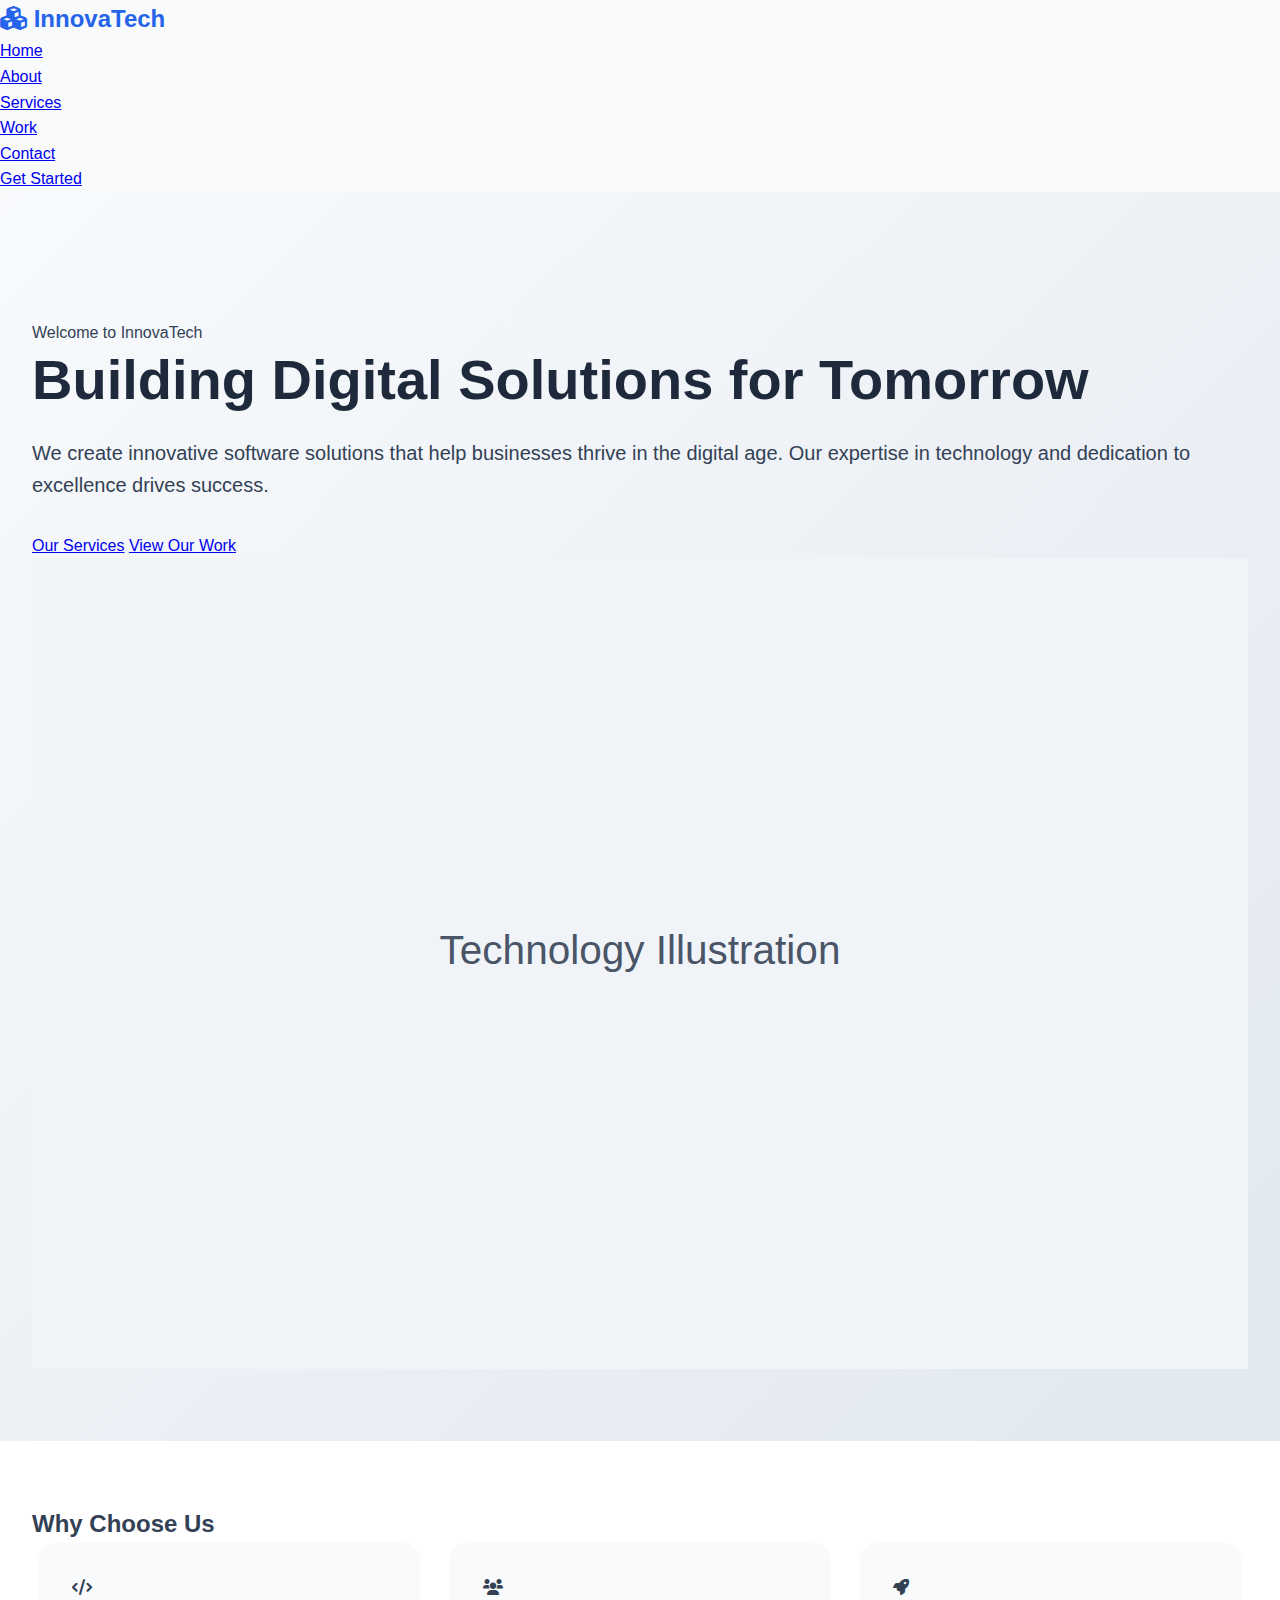
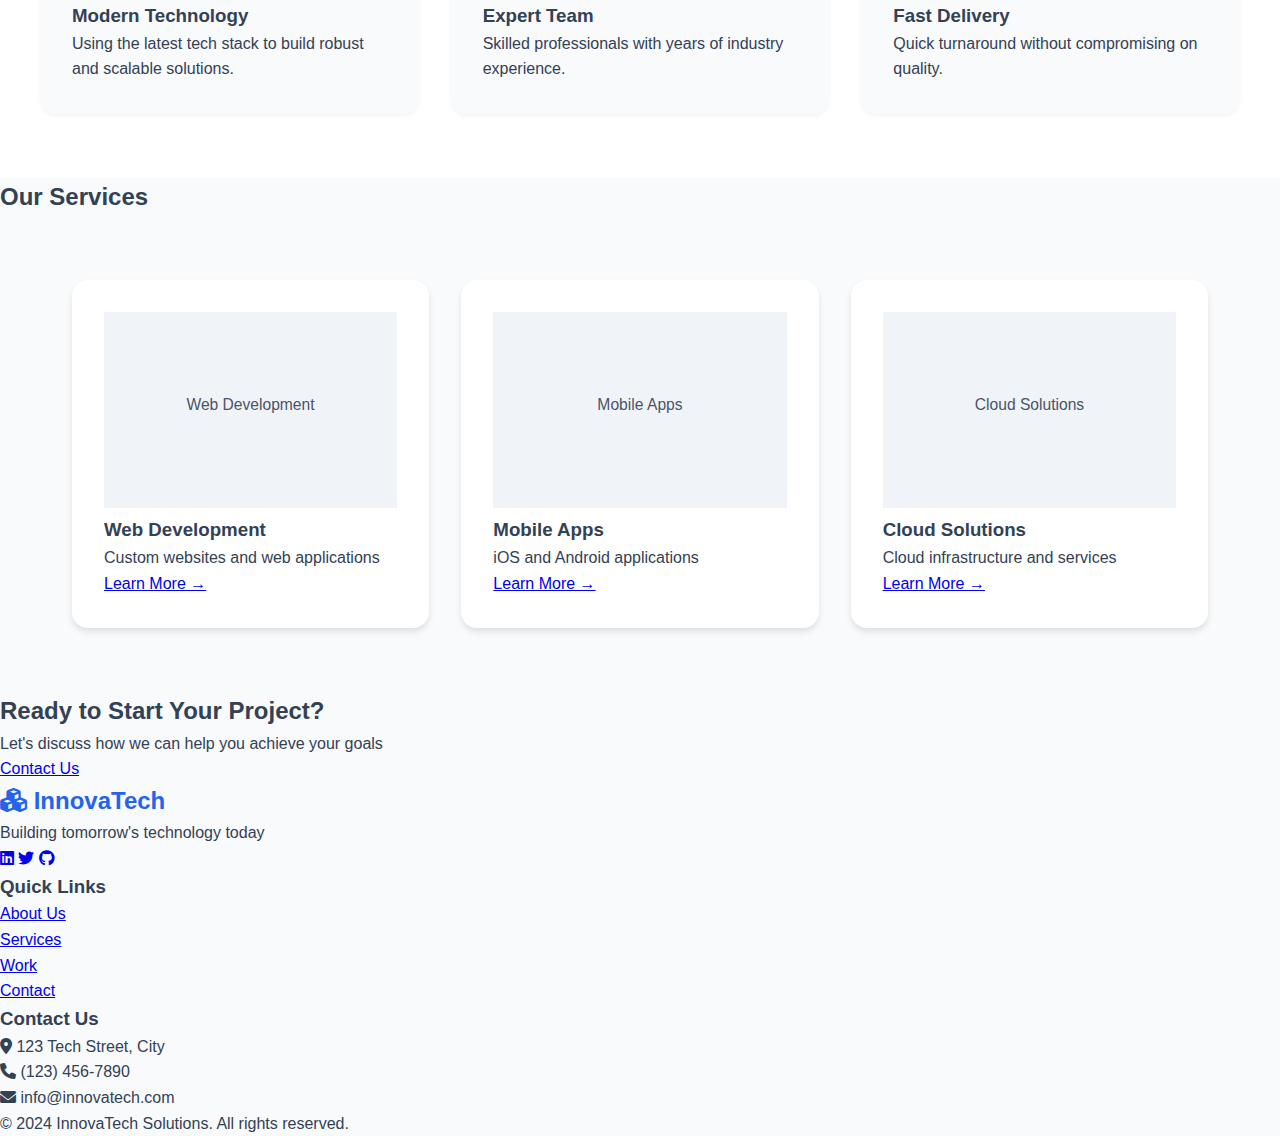
<file: index.html>
<!DOCTYPE html>
<html lang="en">
<head>
    <meta charset="UTF-8">
    <meta name="viewport" content="width=device-width, initial-scale=1.0">
    <title>InnovaTech Solutions</title>
    <link rel="stylesheet" href="styles.css">
    <link href="https://cdnjs.cloudflare.com/ajax/libs/font-awesome/6.0.0/css/all.min.css" rel="stylesheet">
</head>
<body>
    <!-- Navigation -->
    <nav class="nav">
        <div class="nav-content">
            <div class="logo">
                <span class="logo-icon"><i class="fas fa-cubes"></i></span>
                InnovaTech
            </div>
            <ul class="nav-links">
                <li><a href="index.html" class="active">Home</a></li>
                <li><a href="about.html">About</a></li>
                <li><a href="services.html">Services</a></li>
                <li><a href="work.html">Work</a></li>
                <li><a href="contact.html">Contact</a></li>
            </ul>
            <div class="nav-button">
                <a href="contact.html" class="btn btn-primary">Get Started</a>
            </div>
        </div>
    </nav>

    <!-- Hero Section -->
    <section class="hero">
        <div class="hero-content">
            <div class="hero-text">
                <span class="hero-tag">Welcome to InnovaTech</span>
                <h1>Building Digital <span class="highlight">Solutions</span> for Tomorrow</h1>
                <p>We create innovative software solutions that help businesses thrive in the digital age. Our expertise in technology and dedication to excellence drives success.</p>
                <div class="hero-buttons">
                    <a href="services.html" class="btn btn-primary">Our Services</a>
                    <a href="work.html" class="btn btn-outline">View Our Work</a>
                </div>
            </div>
            <div class="hero-image">
                <img src="data:image/svg+xml,%3Csvg xmlns='http://www.w3.org/2000/svg' viewBox='0 0 600 400'%3E%3Crect width='600' height='400' fill='%23f0f4f8'/%3E%3Ctext x='50%' y='50%' text-anchor='middle' fill='%234a5568' font-family='sans-serif' font-size='20px'%3ETechnology Illustration%3C/text%3E%3C/svg%3E" alt="Technology Illustration">
            </div>
        </div>
    </section>

    <!-- Features Section -->
    <section class="features">
        <div class="section-content">
            <h2>Why Choose Us</h2>
            <div class="features-grid">
                <div class="feature-card">
                    <div class="feature-icon">
                        <i class="fas fa-code"></i>
                    </div>
                    <h3>Modern Technology</h3>
                    <p>Using the latest tech stack to build robust and scalable solutions.</p>
                </div>
                <div class="feature-card">
                    <div class="feature-icon">
                        <i class="fas fa-users"></i>
                    </div>
                    <h3>Expert Team</h3>
                    <p>Skilled professionals with years of industry experience.</p>
                </div>
                <div class="feature-card">
                    <div class="feature-icon">
                        <i class="fas fa-rocket"></i>
                    </div>
                    <h3>Fast Delivery</h3>
                    <p>Quick turnaround without compromising on quality.</p>
                </div>
            </div>
        </div>
    </section>

    <!-- Services Preview -->
    <section class="services-preview">
        <div class="section-content">
            <h2>Our Services</h2>
            <div class="services-grid">
                <div class="service-card">
                    <img src="data:image/svg+xml,%3Csvg xmlns='http://www.w3.org/2000/svg' viewBox='0 0 300 200'%3E%3Crect width='300' height='200' fill='%23f0f4f8'/%3E%3Ctext x='50%' y='50%' text-anchor='middle' fill='%234a5568' font-family='sans-serif' font-size='16px'%3EWeb Development%3C/text%3E%3C/svg%3E" alt="Web Development">
                    <h3>Web Development</h3>
                    <p>Custom websites and web applications</p>
                    <a href="services.html" class="btn btn-link">Learn More →</a>
                </div>
                <div class="service-card">
                    <img src="data:image/svg+xml,%3Csvg xmlns='http://www.w3.org/2000/svg' viewBox='0 0 300 200'%3E%3Crect width='300' height='200' fill='%23f0f4f8'/%3E%3Ctext x='50%' y='50%' text-anchor='middle' fill='%234a5568' font-family='sans-serif' font-size='16px'%3EMobile Apps%3C/text%3E%3C/svg%3E" alt="Mobile Apps">
                    <h3>Mobile Apps</h3>
                    <p>iOS and Android applications</p>
                    <a href="services.html" class="btn btn-link">Learn More →</a>
                </div>
                <div class="service-card">
                    <img src="data:image/svg+xml,%3Csvg xmlns='http://www.w3.org/2000/svg' viewBox='0 0 300 200'%3E%3Crect width='300' height='200' fill='%23f0f4f8'/%3E%3Ctext x='50%' y='50%' text-anchor='middle' fill='%234a5568' font-family='sans-serif' font-size='16px'%3ECloud Solutions%3C/text%3E%3C/svg%3E" alt="Cloud Solutions">
                    <h3>Cloud Solutions</h3>
                    <p>Cloud infrastructure and services</p>
                    <a href="services.html" class="btn btn-link">Learn More →</a>
                </div>
            </div>
        </div>
    </section>

    <!-- CTA Section -->
    <section class="cta">
        <div class="section-content">
            <h2>Ready to Start Your Project?</h2>
            <p>Let's discuss how we can help you achieve your goals</p>
            <a href="contact.html" class="btn btn-primary">Contact Us</a>
        </div>
    </section>

    <!-- Footer -->
    <footer class="footer">
        <div class="footer-content">
            <div class="footer-info">
                <div class="logo">
                    <span class="logo-icon"><i class="fas fa-cubes"></i></span>
                    InnovaTech
                </div>
                <p>Building tomorrow's technology today</p>
                <div class="social-links">
                    <a href="#"><i class="fab fa-linkedin"></i></a>
                    <a href="#"><i class="fab fa-twitter"></i></a>
                    <a href="#"><i class="fab fa-github"></i></a>
                </div>
            </div>
            <div class="footer-links">
                <h3>Quick Links</h3>
                <ul>
                    <li><a href="about.html">About Us</a></li>
                    <li><a href="services.html">Services</a></li>
                    <li><a href="work.html">Work</a></li>
                    <li><a href="contact.html">Contact</a></li>
                </ul>
            </div>
            <div class="footer-contact">
                <h3>Contact Us</h3>
                <p><i class="fas fa-map-marker-alt"></i> 123 Tech Street, City</p>
                <p><i class="fas fa-phone"></i> (123) 456-7890</p>
                <p><i class="fas fa-envelope"></i> info@innovatech.com</p>
            </div>
        </div>
        <div class="footer-bottom">
            <p>&copy; 2024 InnovaTech Solutions. All rights reserved.</p>
        </div>
    </footer>

    <script src="main.js"></script>
</body>
</html>
</file>
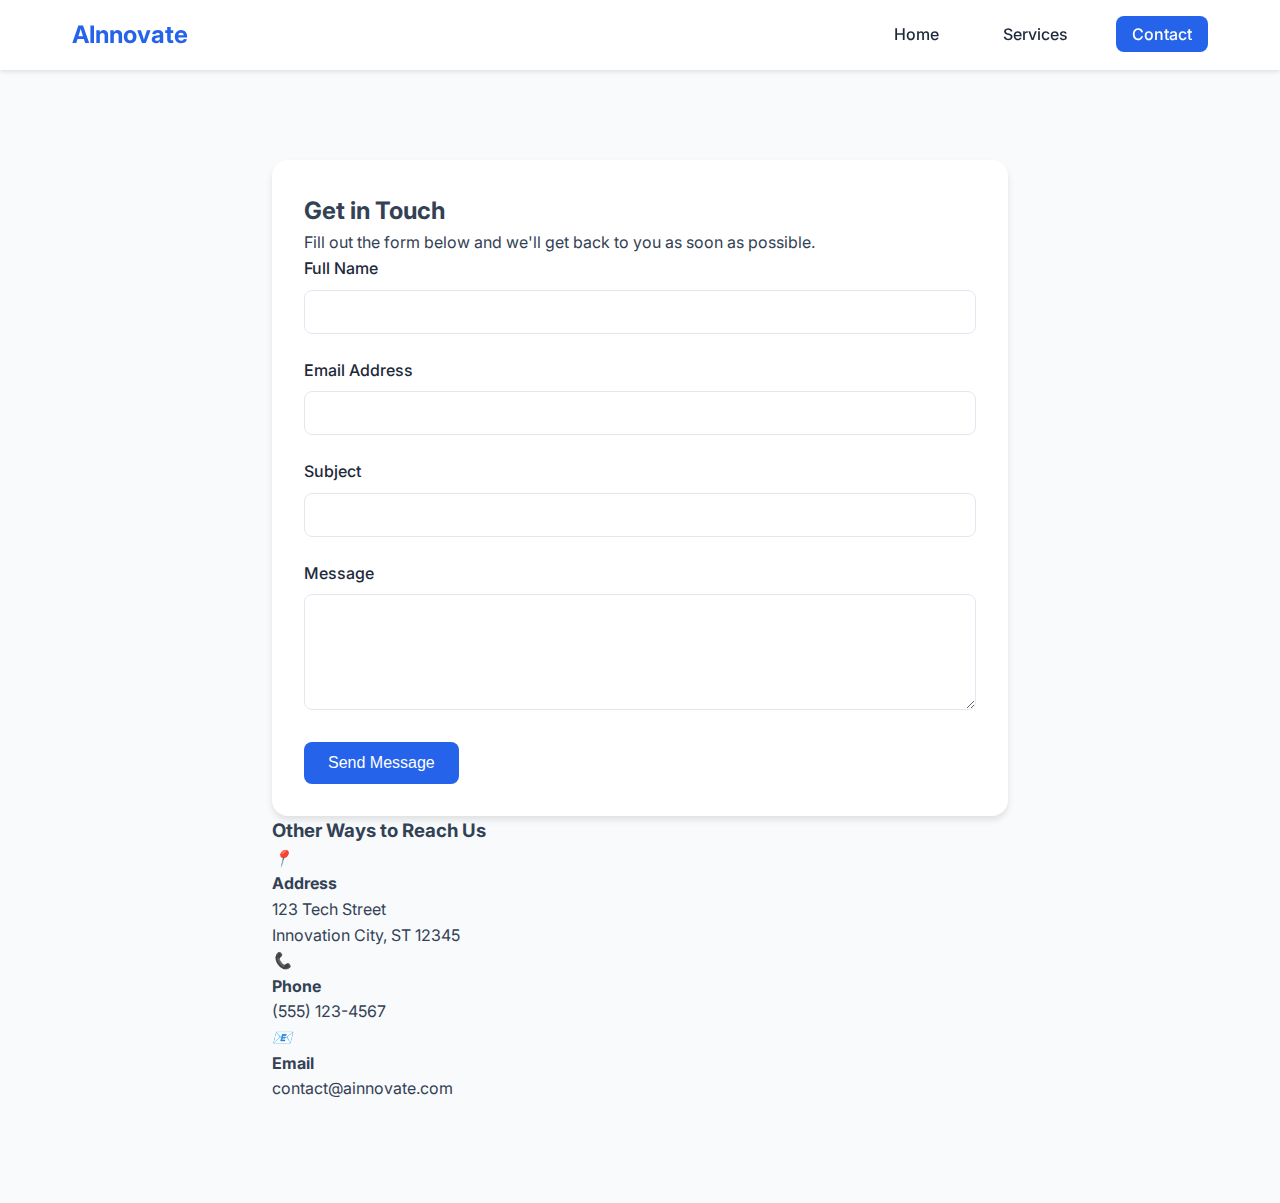
<file: contact.html>
<!DOCTYPE html>
<html lang="en">
<head>
    <meta charset="UTF-8">
    <meta name="viewport" content="width=device-width, initial-scale=1.0">
    <title>Contact Us - AInnovate Solutions</title>
    <link href="https://fonts.googleapis.com/css2?family=Inter:wght@400;500;600;700&display=swap" rel="stylesheet">
    <link rel="stylesheet" href="styles.css">
</head>
<body>
    <header class="header">
        <nav class="nav-container">
            <a href="index.html" class="logo">AInnovate</a>
            <ul class="nav-menu">
                <li><a href="index.html" class="nav-link">Home</a></li>
                <li><a href="services.html" class="nav-link">Services</a></li>
                <li><a href="contact.html" class="nav-link active">Contact</a></li>
            </ul>
        </nav>
    </header>

    <main class="contact-container">
        <div class="message" id="formMessage"></div>
        
        <div class="contact-form">
            <h2>Get in Touch</h2>
            <p>Fill out the form below and we'll get back to you as soon as possible.</p>
            
            <form id="contactForm">
                <div class="form-group">
                    <label for="name">Full Name</label>
                    <input type="text" id="name" name="name" required>
                </div>
                
                <div class="form-group">
                    <label for="email">Email Address</label>
                    <input type="email" id="email" name="email" required>
                </div>
                
                <div class="form-group">
                    <label for="subject">Subject</label>
                    <input type="text" id="subject" name="subject" required>
                </div>
                
                <div class="form-group">
                    <label for="message">Message</label>
                    <textarea id="message" name="message" rows="5" required></textarea>
                </div>
                
                <button type="submit" class="submit-btn">Send Message</button>
            </form>
        </div>

        <div class="contact-info">
            <h3>Other Ways to Reach Us</h3>
            <div class="info-grid">
                <div class="info-item">
                    <i>📍</i>
                    <h4>Address</h4>
                    <p>123 Tech Street<br>Innovation City, ST 12345</p>
                </div>
                <div class="info-item">
                    <i>📞</i>
                    <h4>Phone</h4>
                    <p>(555) 123-4567</p>
                </div>
                <div class="info-item">
                    <i>📧</i>
                    <h4>Email</h4>
                    <p>contact@ainnovate.com</p>
                </div>
            </div>
        </div>
    </main>
    <script src="main.js"></script>
</body>
</html>
</file>
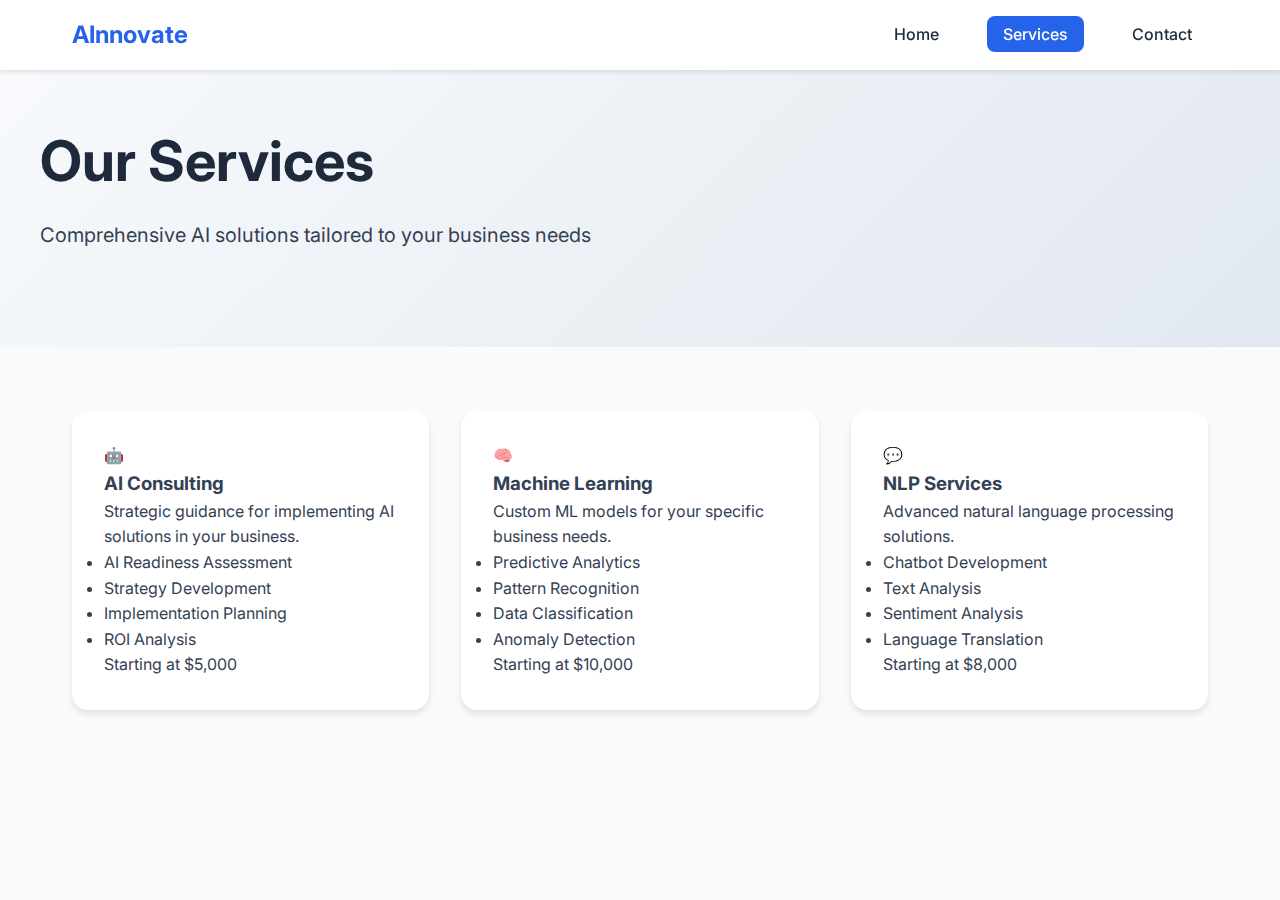
<file: services.html>
<!DOCTYPE html>
<html lang="en">
<head>
    <meta charset="UTF-8">
    <meta name="viewport" content="width=device-width, initial-scale=1.0">
    <title>Services - AInnovate Solutions</title>
    <link href="https://fonts.googleapis.com/css2?family=Inter:wght@400;500;600;700&display=swap" rel="stylesheet">
    <link rel="stylesheet" href="styles.css">
</head>
<body>
    <header class="header">
        <nav class="nav-container">
            <a href="index.html" class="logo">AInnovate</a>
            <ul class="nav-menu">
                <li><a href="index.html" class="nav-link">Home</a></li>
                <li><a href="services.html" class="nav-link active">Services</a></li>
                <li><a href="contact.html" class="nav-link">Contact</a></li>
            </ul>
        </nav>
    </header>

    <main class="services-container">
        <section class="hero">
            <div class="hero-container">
                <div class="hero-content">
                    <h1>Our Services</h1>
                    <p>Comprehensive AI solutions tailored to your business needs</p>
                </div>
            </div>
        </section>

        <section class="services-grid">
            <div class="service-card">
                <div class="feature-icon">🤖</div>
                <h3>AI Consulting</h3>
                <p>Strategic guidance for implementing AI solutions in your business.</p>
                <ul class="service-features">
                    <li>AI Readiness Assessment</li>
                    <li>Strategy Development</li>
                    <li>Implementation Planning</li>
                    <li>ROI Analysis</li>
                </ul>
                <div class="price-tag">Starting at $5,000</div>
            </div>

            <div class="service-card">
                <div class="feature-icon">🧠</div>
                <h3>Machine Learning</h3>
                <p>Custom ML models for your specific business needs.</p>
                <ul class="service-features">
                    <li>Predictive Analytics</li>
                    <li>Pattern Recognition</li>
                    <li>Data Classification</li>
                    <li>Anomaly Detection</li>
                </ul>
                <div class="price-tag">Starting at $10,000</div>
            </div>

            <div class="service-card">
                <div class="feature-icon">💬</div>
                <h3>NLP Services</h3>
                <p>Advanced natural language processing solutions.</p>
                <ul class="service-features">
                    <li>Chatbot Development</li>
                    <li>Text Analysis</li>
                    <li>Sentiment Analysis</li>
                    <li>Language Translation</li>
                </ul>
                <div class="price-tag">Starting at $8,000</div>
            </div>
        </section>
    </main>
    <script src="main.js"></script>
</body>
</html>
</file>
<file: styles.css>
:root {
    --primary: #2563eb;
    --secondary: #4f46e5;
    --accent: #3b82f6;
    --dark: #1e293b;
    --light: #f8fafc;
    --text: #334155;
}

* {
    margin: 0;
    padding: 0;
    box-sizing: border-box;
}

body {
    font-family: 'Inter', -apple-system, BlinkMacSystemFont, sans-serif;
    line-height: 1.6;
    color: var(--text);
    background-color: var(--light);
}

.header {
    background-color: white;
    box-shadow: 0 2px 4px rgba(0,0,0,0.1);
    position: fixed;
    width: 100%;
    top: 0;
    z-index: 1000;
}

.nav-container {
    max-width: 1200px;
    margin: 0 auto;
    padding: 1rem 2rem;
    display: flex;
    justify-content: space-between;
    align-items: center;
}

.logo {
    font-size: 1.5rem;
    font-weight: 700;
    color: var(--primary);
    text-decoration: none;
}

.nav-menu {
    display: flex;
    gap: 2rem;
    list-style: none;
}

.nav-link {
    color: var(--dark);
    text-decoration: none;
    font-weight: 500;
    padding: 0.5rem 1rem;
    border-radius: 0.5rem;
    transition: all 0.3s ease;
}

.nav-link:hover,
.nav-link.active {
    background-color: var(--primary);
    color: white;
}

.hero {
    padding: 8rem 2rem 4rem;
    background: linear-gradient(135deg, var(--light) 0%, #e2e8f0 100%);
}

.hero-container {
    max-width: 1200px;
    margin: 0 auto;
    display: grid;
    grid-template-columns: 1fr 1fr;
    gap: 4rem;
    align-items: center;
}

.hero-content h1 {
    font-size: 3.5rem;
    font-weight: 700;
    color: var(--dark);
    margin-bottom: 1.5rem;
    line-height: 1.2;
}

.hero-content p {
    font-size: 1.25rem;
    color: var(--text);
    margin-bottom: 2rem;
}

.button {
    display: inline-block;
    padding: 1rem 2rem;
    border-radius: 0.5rem;
    font-weight: 500;
    text-decoration: none;
    transition: all 0.3s ease;
}

.button-primary {
    background-color: var(--primary);
    color: white;
}

.button-secondary {
    border: 2px solid var(--primary);
    color: var(--primary);
    margin-left: 1rem;
}

.features {
    padding: 4rem 2rem;
    background: white;
}

.features-grid {
    max-width: 1200px;
    margin: 0 auto;
    display: grid;
    grid-template-columns: repeat(auto-fit, minmax(300px, 1fr));
    gap: 2rem;
}

.feature-card {
    background: var(--light);
    padding: 2rem;
    border-radius: 1rem;
    box-shadow: 0 2px 4px rgba(0,0,0,0.05);
    transition: transform 0.3s ease;
}

.feature-card:hover {
    transform: translateY(-5px);
}

.contact-container {
    max-width: 800px;
    margin: 8rem auto 4rem;
    padding: 2rem;
}

.contact-form {
    background: white;
    padding: 2rem;
    border-radius: 1rem;
    box-shadow: 0 4px 6px rgba(0,0,0,0.1);
}

.form-group {
    margin-bottom: 1.5rem;
}

.form-group label {
    display: block;
    margin-bottom: 0.5rem;
    font-weight: 500;
    color: var(--dark);
}

.form-group input,
.form-group textarea {
    width: 100%;
    padding: 0.75rem;
    border: 1px solid #e2e8f0;
    border-radius: 0.5rem;
    font-size: 1rem;
}

.submit-btn {
    background-color: var(--primary);
    color: white;
    padding: 0.75rem 1.5rem;
    border: none;
    border-radius: 0.5rem;
    font-size: 1rem;
    cursor: pointer;
}

.services-grid {
    max-width: 1200px;
    margin: 4rem auto;
    padding: 0 2rem;
    display: grid;
    grid-template-columns: repeat(auto-fit, minmax(300px, 1fr));
    gap: 2rem;
}

.service-card {
    background: white;
    padding: 2rem;
    border-radius: 1rem;
    box-shadow: 0 4px 6px rgba(0,0,0,0.1);
}

@media (max-width: 768px) {
    .hero-container {
        grid-template-columns: 1fr;
        text-align: center;
    }

    .hero-content h1 {
        font-size: 2.5rem;
    }

    .nav-menu {
        display: none;
    }

    .button-container {
        display: flex;
        flex-direction: column;
        gap: 1rem;
        align-items: center;
    }

    .button {
        width: 100%;
        text-align: center;
    }

    .button-secondary {
        margin-left: 0;
    }
}
</file>
